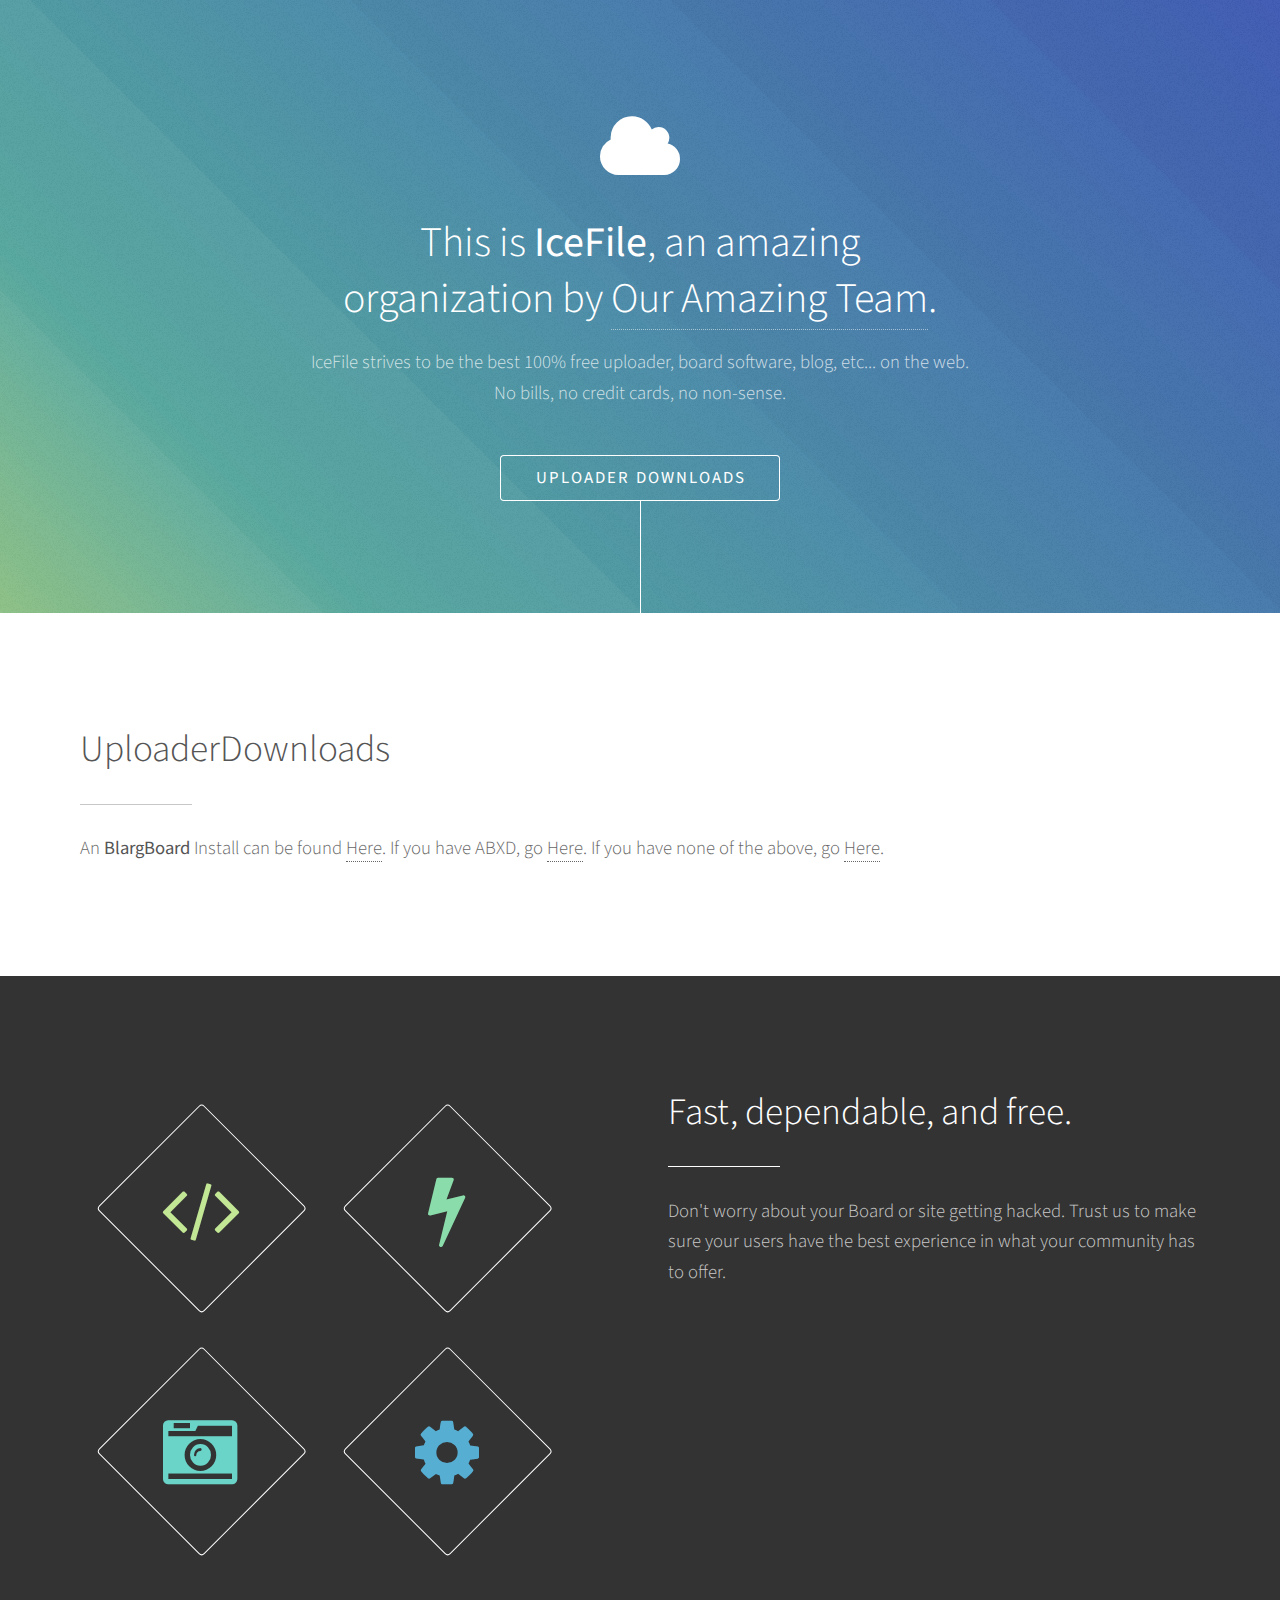
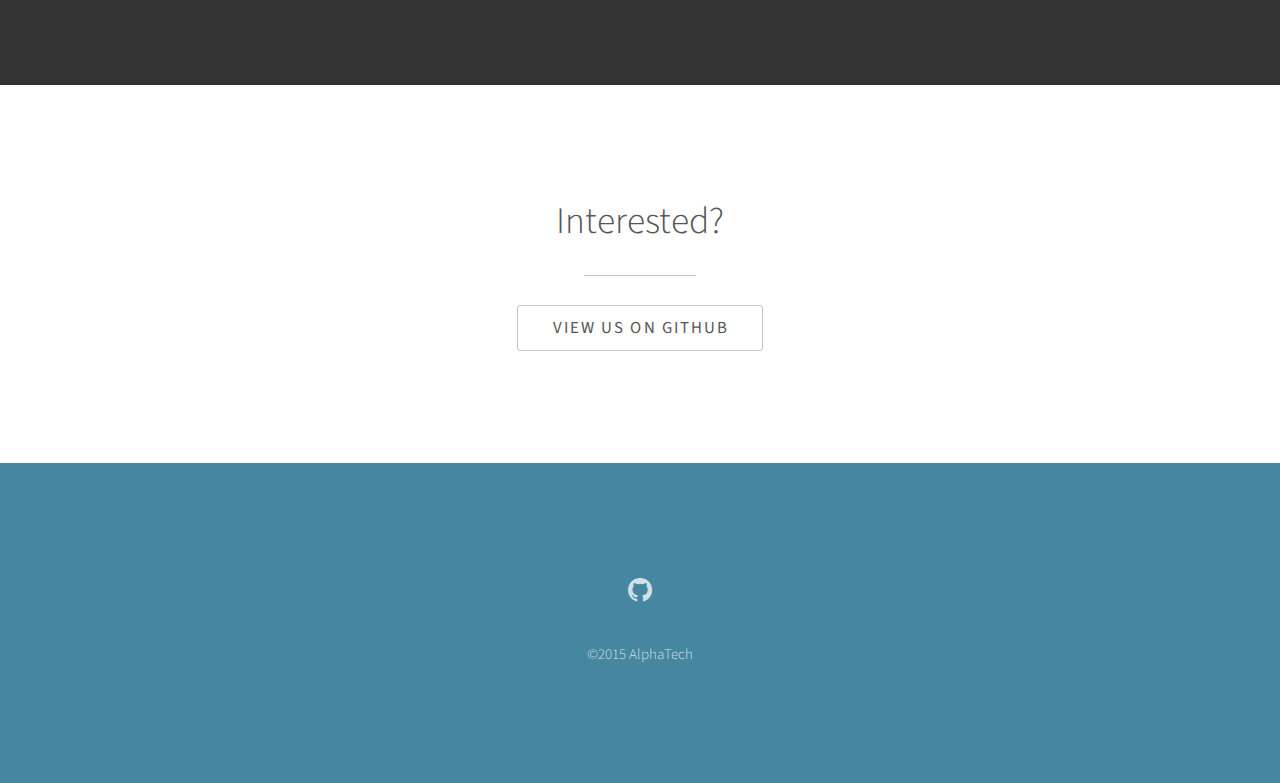
<file: index.html>
<!DOCTYPE HTML>
	<head>
		<title>IceFile</title>
		<meta http-equiv="content-type" content="text/html; charset=utf-8" />
		<meta name="description" content="Forumdreamz Forum Builder Templates" />
		<meta name="keywords" content="Forumdreamz Forum Builder Templates" />
		<!--[if lte IE 8]><script src="css/ie/html5shiv.js"></script><![endif]-->
		<script src="js/jquery.min.js"></script>
		<script src="js/jquery.scrolly.min.js"></script>
		<script src="js/skel.min.js"></script>
		<script src="js/init.js"></script>
		<noscript>
			<link rel="stylesheet" href="css/skel.css" />
			<link rel="stylesheet" href="css/style.css" />
			<link rel="stylesheet" href="css/style-xlarge.css" />
		</noscript>
		<!--[if lte IE 9]><link rel="stylesheet" href="css/ie/v9.css" /><![endif]-->
		<!--[if lte IE 8]><link rel="stylesheet" href="css/ie/v8.css" /><![endif]-->
	</head>
	<body>

		<!-- Header -->
			<section id="header">
				<div class="inner">
					<span class="icon major fa-cloud"></span>
					<h1>This is <strong>IceFile</strong>, an amazing<br />
					organization by <a href="https://github.com/orgs/IceFile/people">Our Amazing Team</a>.</h1>
					<p>IceFile strives to be the best 100% free uploader, board software, blog, etc... on the web.<br />
					No bills, no credit cards, no non-sense.</p>
					<ul class="actions">
						<li><a href="#one" class="button scrolly">Uploader Downloads</a></li>
					</ul>
				</div>
			</section>

		<!-- One -->
			<section id="one" class="main style1">
				<div class="container">
					<div class="row 150%">
						<div>
							<header class="major">
								<h2>UploaderDownloads</h2>
							</header>
							<p>An <strong>BlargBoard</strong> Install can be found <a href="https://github.com/IceFile/BlargBoard">Here</a>. If you have ABXD, go <a href="https://github.com/IceFile/ABXD">Here</a>. If you have none of the above, go <a href="https://github.com/IceFile/Standalone">Here</a>.</p>
							</div>
					</div>
				</div>
			</section>

		<!-- Two -->
			<section id="two" class="main style2">
				<div class="container">
					<div class="row 150%">
						<div class="6u 12u$(medium)">
							<ul class="major-icons">
								<li><span class="icon style1 major fa-code"></span></li>
								<li><span class="icon style2 major fa-bolt"></span></li>
								<li><span class="icon style3 major fa-camera-retro"></span></li>
								<li><span class="icon style4 major fa-cog"></span></li>
								<!--li><span class="icon style5 major fa-desktop"></span></li>
								<li><span class="icon style6 major fa-calendar"></span></li-->
							</ul>
						</div>
						<div class="6u$ 12u$(medium)">
							<header class="major">
								<h2>Fast, dependable, and free.</h2>
							</header>
							<p>Don't worry about your Board or site getting hacked. Trust us to make sure your users have the best experience in what your community has to offer.</p>
						</div>
					</div>
				</div>
			</section>

		<!-- Three -->
			<section id="three" class="main style1 special">
				<div class="container">
					<header class="major">
						<h2>Interested?</h2>
					</header>
					<ul class="actions uniform">
						<li><a href="https://github.com/IceFile" class="button">View Us On GitHub</a></li>
					</ul>
				</div>
			</section>

		<!-- Five -->
		<!--
			<section id="five" class="main style1">
				<div class="container">
					<header class="major special">
						<h2>Elements</h2>
					</header>

					<section>
						<h4>Text</h4>
						<p>This is <b>bold</b> and this is <strong>strong</strong>. This is <i>italic</i> and this is <em>emphasized</em>.
						This is <sup>superscript</sup> text and this is <sub>subscript</sub> text.
						This is <u>underlined</u> and this is code: <code>for (;;) { ... }</code>. Finally, <a href="#">this is a link</a>.</p>
						<hr />
						<header>
							<h4>Heading with a Subtitle</h4>
							<p>Lorem ipsum dolor sit amet nullam id egestas urna aliquam</p>
						</header>
						<p>Nunc lacinia ante nunc ac lobortis. Interdum adipiscing gravida odio porttitor sem non mi integer non faucibus ornare mi ut ante amet placerat aliquet. Volutpat eu sed ante lacinia sapien lorem accumsan varius montes viverra nibh in adipiscing blandit tempus accumsan.</p>
						<header>
							<h5>Heading with a Subtitle</h5>
							<p>Lorem ipsum dolor sit amet nullam id egestas urna aliquam</p>
						</header>
						<p>Nunc lacinia ante nunc ac lobortis. Interdum adipiscing gravida odio porttitor sem non mi integer non faucibus ornare mi ut ante amet placerat aliquet. Volutpat eu sed ante lacinia sapien lorem accumsan varius montes viverra nibh in adipiscing blandit tempus accumsan.</p>
						<hr />
						<h2>Heading Level 2</h2>
						<h3>Heading Level 3</h3>
						<h4>Heading Level 4</h4>
						<h5>Heading Level 5</h5>
						<h6>Heading Level 6</h6>
						<hr />
						<h5>Blockquote</h5>
						<blockquote>Fringilla nisl. Donec accumsan interdum nisi, quis tincidunt felis sagittis eget tempus euismod. Vestibulum ante ipsum primis in faucibus vestibulum. Blandit adipiscing eu felis iaculis volutpat ac adipiscing accumsan faucibus. Vestibulum ante ipsum primis in faucibus lorem ipsum dolor sit amet nullam adipiscing eu felis.</blockquote>
						<h5>Preformatted</h5>
						<pre><code>i = 0;

while (!deck.isInOrder()) {
print 'Iteration ' + i;
deck.shuffle();
i++;
}

print 'It took ' + i + ' iterations to sort the deck.';</code></pre>
					</section>

					<section>
						<h4>Lists</h4>
						<div class="row">
							<div class="6u 12u$(medium)">
								<h5>Unordered</h5>
								<ul>
									<li>Dolor pulvinar etiam.</li>
									<li>Sagittis adipiscing.</li>
									<li>Felis enim feugiat.</li>
								</ul>
								<h5>Alternate</h5>
								<ul class="alt">
									<li>Dolor pulvinar etiam.</li>
									<li>Sagittis adipiscing.</li>
									<li>Felis enim feugiat.</li>
								</ul>
							</div>
							<div class="6u$ 12u$(medium)">
								<h5>Ordered</h5>
								<ol>
									<li>Dolor pulvinar etiam.</li>
									<li>Etiam vel felis viverra.</li>
									<li>Felis enim feugiat.</li>
									<li>Dolor pulvinar etiam.</li>
									<li>Etiam vel felis lorem.</li>
									<li>Felis enim et feugiat.</li>
								</ol>
								<h5>Icons</h5>
								<ul class="icons">
									<li><a href="#" class="icon fa-twitter"><span class="label">Twitter</span></a></li>
									<li><a href="#" class="icon fa-facebook"><span class="label">Facebook</span></a></li>
									<li><a href="#" class="icon fa-instagram"><span class="label">Instagram</span></a></li>
									<li><a href="#" class="icon fa-github"><span class="label">Github</span></a></li>
								</ul>
							</div>
						</div>
						<h5>Actions</h5>
						<div class="row">
							<div class="6u 12u$(medium)">
								<ul class="actions">
									<li><a href="#" class="button special">Default</a></li>
									<li><a href="#" class="button">Default</a></li>
								</ul>
								<ul class="actions small">
									<li><a href="#" class="button special small">Small</a></li>
									<li><a href="#" class="button small">Small</a></li>
								</ul>
								<ul class="actions vertical">
									<li><a href="#" class="button special">Default</a></li>
									<li><a href="#" class="button">Default</a></li>
								</ul>
								<ul class="actions vertical small">
									<li><a href="#" class="button special small">Small</a></li>
									<li><a href="#" class="button small">Small</a></li>
								</ul>
							</div>
							<div class="6u 12u$(medium)">
								<ul class="actions vertical">
									<li><a href="#" class="button special fit">Default</a></li>
									<li><a href="#" class="button fit">Default</a></li>
								</ul>
								<ul class="actions vertical small">
									<li><a href="#" class="button special small fit">Small</a></li>
									<li><a href="#" class="button small fit">Small</a></li>
								</ul>
							</div>
						</div>
					</section>

					<section>
						<h4>Table</h4>
						<h5>Default</h5>
						<div class="table-wrapper">
							<table>
								<thead>
									<tr>
										<th>Name</th>
										<th>Description</th>
										<th>Price</th>
									</tr>
								</thead>
								<tbody>
									<tr>
										<td>Item One</td>
										<td>Ante turpis integer aliquet porttitor.</td>
										<td>29.99</td>
									</tr>
									<tr>
										<td>Item Two</td>
										<td>Vis ac commodo adipiscing arcu aliquet.</td>
										<td>19.99</td>
									</tr>
									<tr>
										<td>Item Three</td>
										<td> Morbi faucibus arcu accumsan lorem.</td>
										<td>29.99</td>
									</tr>
									<tr>
										<td>Item Four</td>
										<td>Vitae integer tempus condimentum.</td>
										<td>19.99</td>
									</tr>
									<tr>
										<td>Item Five</td>
										<td>Ante turpis integer aliquet porttitor.</td>
										<td>29.99</td>
									</tr>
								</tbody>
								<tfoot>
									<tr>
										<td colspan="2"></td>
										<td>100.00</td>
									</tr>
								</tfoot>
							</table>
						</div>

						<h5>Alternate</h5>
						<div class="table-wrapper">
							<table class="alt">
								<thead>
									<tr>
										<th>Name</th>
										<th>Description</th>
										<th>Price</th>
									</tr>
								</thead>
								<tbody>
									<tr>
										<td>Item One</td>
										<td>Ante turpis integer aliquet porttitor.</td>
										<td>29.99</td>
									</tr>
									<tr>
										<td>Item Two</td>
										<td>Vis ac commodo adipiscing arcu aliquet.</td>
										<td>19.99</td>
									</tr>
									<tr>
										<td>Item Three</td>
										<td> Morbi faucibus arcu accumsan lorem.</td>
										<td>29.99</td>
									</tr>
									<tr>
										<td>Item Four</td>
										<td>Vitae integer tempus condimentum.</td>
										<td>19.99</td>
									</tr>
									<tr>
										<td>Item Five</td>
										<td>Ante turpis integer aliquet porttitor.</td>
										<td>29.99</td>
									</tr>
								</tbody>
								<tfoot>
									<tr>
										<td colspan="2"></td>
										<td>100.00</td>
									</tr>
								</tfoot>
							</table>
						</div>
					</section>

					<section>
						<h4>Buttons</h4>
						<ul class="actions">
							<li><a href="#" class="button special">Special</a></li>
							<li><a href="#" class="button">Default</a></li>
						</ul>
						<ul class="actions">
							<li><a href="#" class="button big">Big</a></li>
							<li><a href="#" class="button">Default</a></li>
							<li><a href="#" class="button small">Small</a></li>
						</ul>
						<ul class="actions fit">
							<li><a href="#" class="button fit">Fit</a></li>
							<li><a href="#" class="button special fit">Fit</a></li>
							<li><a href="#" class="button fit">Fit</a></li>
						</ul>
						<ul class="actions fit small">
							<li><a href="#" class="button special fit small">Fit + Small</a></li>
							<li><a href="#" class="button fit small">Fit + Small</a></li>
							<li><a href="#" class="button special fit small">Fit + Small</a></li>
						</ul>
						<ul class="actions">
							<li><a href="#" class="button special icon fa-download">Icon</a></li>
							<li><a href="#" class="button icon fa-download">Icon</a></li>
						</ul>
						<ul class="actions">
							<li><span class="button special disabled">Disabled</span></li>
							<li><span class="button disabled">Disabled</span></li>
						</ul>
					</section>

					<section>
						<h4>Form</h4>
						<form method="post" action="#">
							<div class="row uniform 50%">
								<div class="6u 12u$(xsmall)">
									<input type="text" name="demo-name" id="demo-name" value="" placeholder="Name" />
								</div>
								<div class="6u$ 12u$(xsmall)">
									<input type="email" name="demo-email" id="demo-email" value="" placeholder="Email" />
								</div>
								<div class="12u$">
									<div class="select-wrapper">
										<select name="demo-category" id="demo-category">
											<option value="">- Category -</option>
											<option value="1">Manufacturing</option>
											<option value="1">Shipping</option>
											<option value="1">Administration</option>
											<option value="1">Human Resources</option>
										</select>
									</div>
								</div>
								<div class="4u 12u$(small)">
									<input type="radio" id="demo-priority-low" name="demo-priority" checked>
									<label for="demo-priority-low">Low</label>
								</div>
								<div class="4u 12u$(small)">
									<input type="radio" id="demo-priority-normal" name="demo-priority">
									<label for="demo-priority-normal">Normal</label>
								</div>
								<div class="4u$ 12u$(small)">
									<input type="radio" id="demo-priority-high" name="demo-priority">
									<label for="demo-priority-high">High</label>
								</div>
								<div class="6u 12u$(small)">
									<input type="checkbox" id="demo-copy" name="demo-copy">
									<label for="demo-copy">Email me a copy</label>
								</div>
								<div class="6u$ 12u$(small)">
									<input type="checkbox" id="demo-human" name="demo-human" checked>
									<label for="demo-human">Not a robot</label>
								</div>
								<div class="12u$">
									<textarea name="demo-message" id="demo-message" placeholder="Enter your message" rows="6"></textarea>
								</div>
								<div class="12u$">
									<ul class="actions">
										<li><input type="submit" value="Send Message" class="special" /></li>
										<li><input type="reset" value="Reset" /></li>
									</ul>
								</div>
							</div>
						</form>
					</section>

					<section>
						<h4>Image</h4>
						<h5>Fit</h5>
						<div class="box alt">
							<div class="row uniform 50%">
								<div class="12u"><span class="image fit"><img src="images/pic06.jpg" alt="" /></span></div>
								<div class="4u"><span class="image fit"><img src="images/pic02.jpg" alt="" /></span></div>
								<div class="4u"><span class="image fit"><img src="images/pic03.jpg" alt="" /></span></div>
								<div class="4u"><span class="image fit"><img src="images/pic04.jpg" alt="" /></span></div>
								<div class="4u"><span class="image fit"><img src="images/pic03.jpg" alt="" /></span></div>
								<div class="4u"><span class="image fit"><img src="images/pic04.jpg" alt="" /></span></div>
								<div class="4u"><span class="image fit"><img src="images/pic02.jpg" alt="" /></span></div>
								<div class="4u"><span class="image fit"><img src="images/pic04.jpg" alt="" /></span></div>
								<div class="4u"><span class="image fit"><img src="images/pic02.jpg" alt="" /></span></div>
								<div class="4u"><span class="image fit"><img src="images/pic03.jpg" alt="" /></span></div>
							</div>
						</div>
						<h5>Left &amp; Right</h5>
						<p><span class="image left"><img src="images/pic05.jpg" alt="" /></span>Fringilla nisl. Donec accumsan interdum nisi, quis tincidunt felis sagittis eget. tempus euismod. Vestibulum ante ipsum primis in faucibus vestibulum. Blandit adipiscing eu felis iaculis volutpat ac adipiscing accumsan eu faucibus. Integer ac pellentesque praesent tincidunt felis sagittis eget. tempus euismod. Vestibulum ante ipsum primis in faucibus vestibulum. Blandit adipiscing eu felis iaculis volutpat ac adipiscing accumsan eu faucibus. Integer ac pellentesque praesent. Donec accumsan interdum nisi, quis tincidunt felis sagittis eget. tempus euismod. Vestibulum ante ipsum primis in faucibus vestibulum. Blandit adipiscing eu felis iaculis volutpat ac adipiscing accumsan eu faucibus. Integer ac pellentesque praesent tincidunt felis sagittis eget. tempus euismod. Vestibulum ante ipsum primis in faucibus vestibulum. Blandit adipiscing eu felis iaculis volutpat ac adipiscing accumsan eu faucibus. Integer ac pellentesque praesent. Blandit adipiscing eu felis iaculis volutpat ac adipiscing accumsan eu faucibus. Integer ac pellentesque praesent tincidunt felis sagittis eget. tempus euismod. Vestibulum ante ipsum primis in faucibus vestibulum. Blandit adipiscing eu felis iaculis volutpat ac adipiscing accumsan eu faucibus. Integer ac pellentesque praesent.</p>
						<p><span class="image right"><img src="images/pic05.jpg" alt="" /></span>Fringilla nisl. Donec accumsan interdum nisi, quis tincidunt felis sagittis eget. tempus euismod. Vestibulum ante ipsum primis in faucibus vestibulum. Blandit adipiscing eu felis iaculis volutpat ac adipiscing accumsan eu faucibus. Integer ac pellentesque praesent tincidunt felis sagittis eget. tempus euismod. Vestibulum ante ipsum primis in faucibus vestibulum. Blandit adipiscing eu felis iaculis volutpat ac adipiscing accumsan eu faucibus. Integer ac pellentesque praesent. Donec accumsan interdum nisi, quis tincidunt felis sagittis eget. tempus euismod. Vestibulum ante ipsum primis in faucibus vestibulum. Blandit adipiscing eu felis iaculis volutpat ac adipiscing accumsan eu faucibus. Integer ac pellentesque praesent tincidunt felis sagittis eget. tempus euismod. Vestibulum ante ipsum primis in faucibus vestibulum. Blandit adipiscing eu felis iaculis volutpat ac adipiscing accumsan eu faucibus. Integer ac pellentesque praesent. Blandit adipiscing eu felis iaculis volutpat ac adipiscing accumsan eu faucibus. Integer ac pellentesque praesent tincidunt felis sagittis eget. tempus euismod. Vestibulum ante ipsum primis in faucibus vestibulum. Blandit adipiscing eu felis iaculis volutpat ac adipiscing accumsan eu faucibus. Integer ac pellentesque praesent.</p>
					</section>

				</div>
			</section>
		-->

		<!-- Footer -->
			<section id="footer">
				<ul class="icons">
					<li><a href="https://github.com/IceFile" class="icon alt fa-github"><span class="label">GitHub</span></a></li>
				</ul>
				<ul class="copyright">
					<li>&copy;2015 AlphaTech</li>
				</ul>
			</section>

	</body>
</html>
</file>
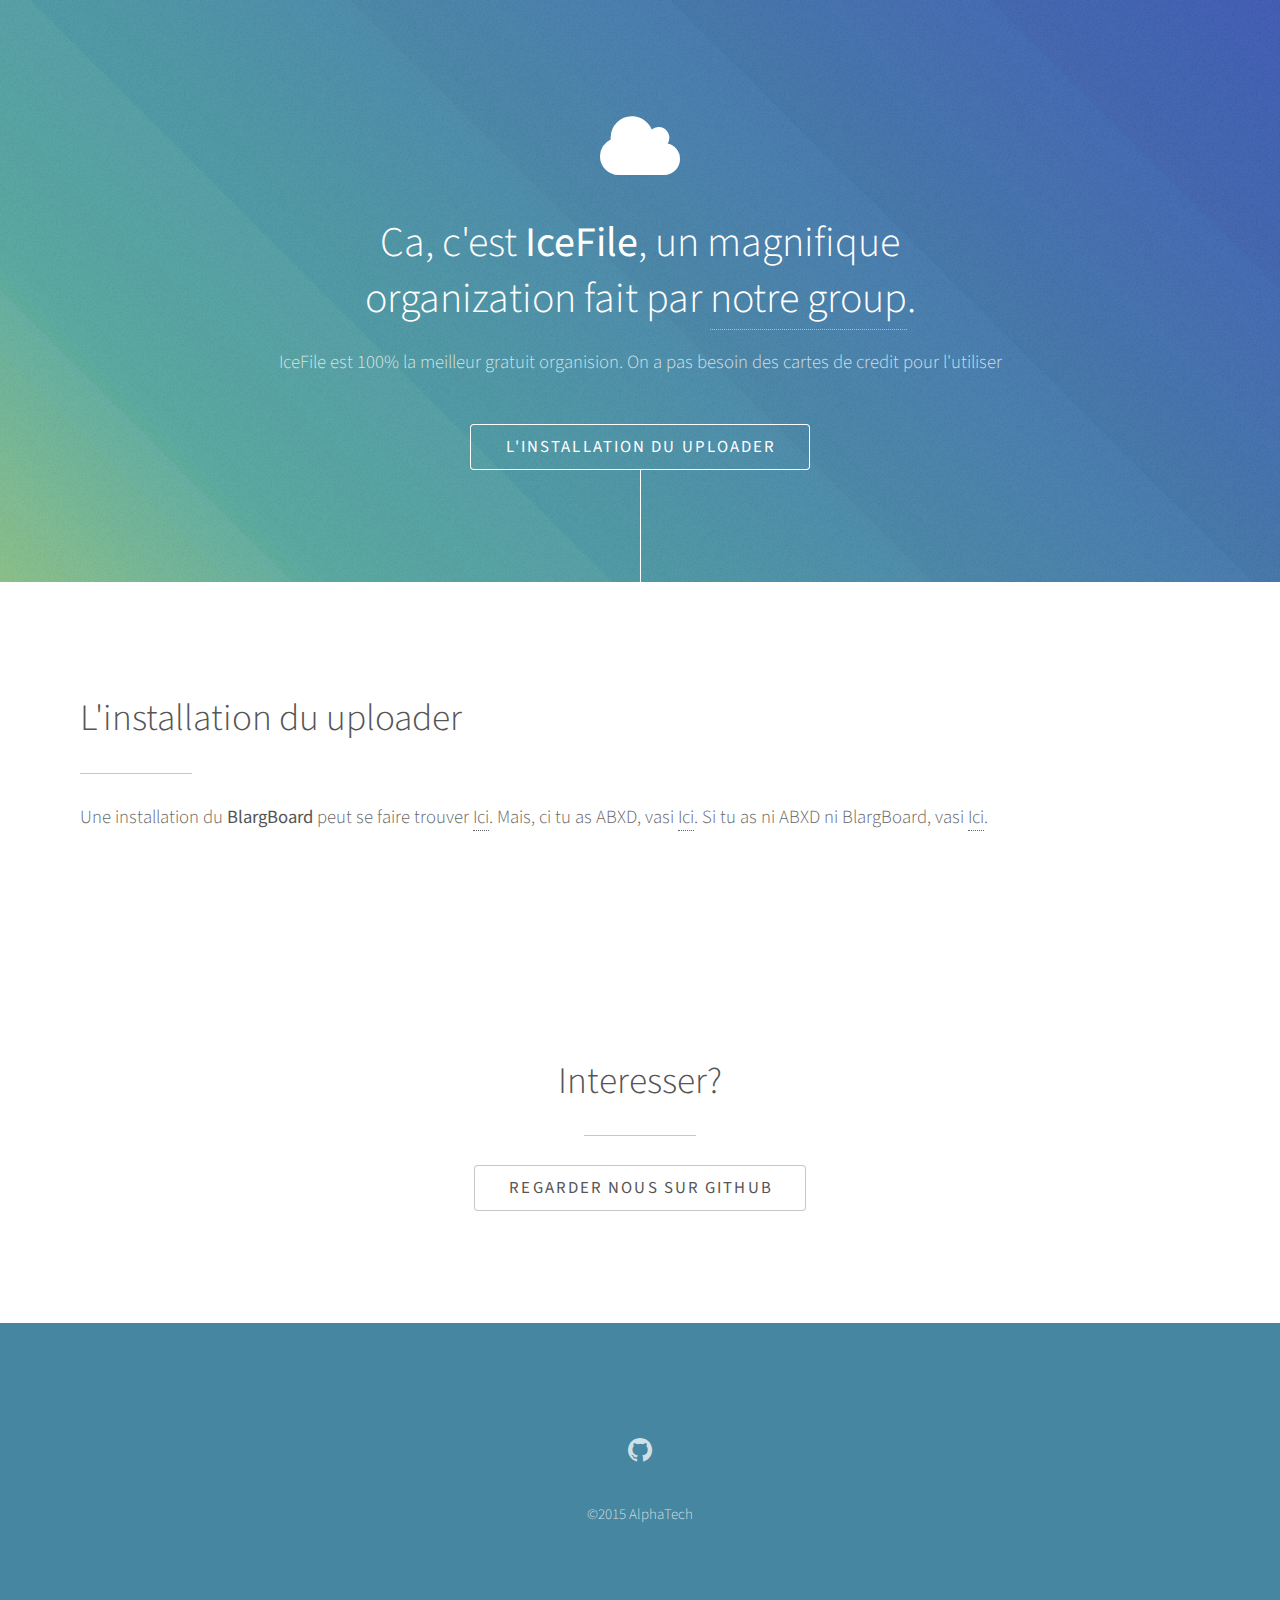
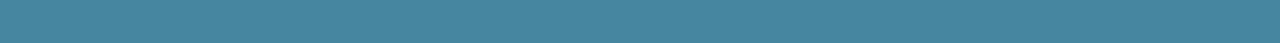
<file: index-french.html>
<!DOCTYPE HTML>
	<head>
		<title>IceFile</title>
		<meta http-equiv="content-type" content="text/html; charset=utf-8" />
		<meta name="description" content="Forumdreamz Forum Builder Templates" />
		<meta name="keywords" content="Forumdreamz Forum Builder Templates" />
		<!--[if lte IE 8]><script src="css/ie/html5shiv.js"></script><![endif]-->
		<script src="js/jquery.min.js"></script>
		<script src="js/jquery.scrolly.min.js"></script>
		<script src="js/skel.min.js"></script>
		<script src="js/init.js"></script>
		<noscript>
			<link rel="stylesheet" href="css/skel.css" />
			<link rel="stylesheet" href="css/style.css" />
			<link rel="stylesheet" href="css/style-xlarge.css" />
		</noscript>
		<!--[if lte IE 9]><link rel="stylesheet" href="css/ie/v9.css" /><![endif]-->
		<!--[if lte IE 8]><link rel="stylesheet" href="css/ie/v8.css" /><![endif]-->
	</head>
	<body>

		<!-- Header -->
			<section id="header">
				<div class="inner">
					<span class="icon major fa-cloud"></span>
					<h1>Ca, c'est <strong>IceFile</strong>, un magnifique<br />
					organization fait par <a href="https://github.com/orgs/IceFile/people">notre group</a>.</h1>
					<p>IceFile est 100% la meilleur gratuit organision. On a pas besoin des cartes de credit pour l'utiliser</p>
					<ul class="actions">
						<li><a href="#one" class="button scrolly">L'installation du uploader</a></li>
					</ul>
				</div>
			</section>

		<!-- One -->
			<section id="one" class="main style1">
				<div class="container">
					<div class="row 150%">
						<div>
							<header class="major">
								<h2>L'installation du uploader</h2>
							</header>
							<p>Une installation du <strong>BlargBoard</strong> peut se faire trouver <a href="https://github.com/IceFile-uploader/BlargBoard">Ici</a>. Mais, ci tu as ABXD, vasi <a href="https://github.com/IceFile-Uploader/ABXD">Ici</a>. Si tu as ni ABXD ni BlargBoard, vasi <a href="https://github.com/IceFile/Standalone">Ici</a>.</p>
							</div>
					</div>
				</div>
			</section>

		<!-- Three -->
			<section id="three" class="main style1 special">
				<div class="container">
					<header class="major">
						<h2>Interesser?</h2>
					</header>
					<ul class="actions uniform">
						<li><a href="https://github.com/IceFile" class="button">Regarder nous sur GitHub</a></li>
					</ul>
				</div>
			</section>

		<!-- Five -->
		<!--
			<section id="five" class="main style1">
				<div class="container">
					<header class="major special">
						<h2>Elements</h2>
					</header>

					<section>
						<h4>Text</h4>
						<p>This is <b>bold</b> and this is <strong>strong</strong>. This is <i>italic</i> and this is <em>emphasized</em>.
						This is <sup>superscript</sup> text and this is <sub>subscript</sub> text.
						This is <u>underlined</u> and this is code: <code>for (;;) { ... }</code>. Finally, <a href="#">this is a link</a>.</p>
						<hr />
						<header>
							<h4>Heading with a Subtitle</h4>
							<p>Lorem ipsum dolor sit amet nullam id egestas urna aliquam</p>
						</header>
						<p>Nunc lacinia ante nunc ac lobortis. Interdum adipiscing gravida odio porttitor sem non mi integer non faucibus ornare mi ut ante amet placerat aliquet. Volutpat eu sed ante lacinia sapien lorem accumsan varius montes viverra nibh in adipiscing blandit tempus accumsan.</p>
						<header>
							<h5>Heading with a Subtitle</h5>
							<p>Lorem ipsum dolor sit amet nullam id egestas urna aliquam</p>
						</header>
						<p>Nunc lacinia ante nunc ac lobortis. Interdum adipiscing gravida odio porttitor sem non mi integer non faucibus ornare mi ut ante amet placerat aliquet. Volutpat eu sed ante lacinia sapien lorem accumsan varius montes viverra nibh in adipiscing blandit tempus accumsan.</p>
						<hr />
						<h2>Heading Level 2</h2>
						<h3>Heading Level 3</h3>
						<h4>Heading Level 4</h4>
						<h5>Heading Level 5</h5>
						<h6>Heading Level 6</h6>
						<hr />
						<h5>Blockquote</h5>
						<blockquote>Fringilla nisl. Donec accumsan interdum nisi, quis tincidunt felis sagittis eget tempus euismod. Vestibulum ante ipsum primis in faucibus vestibulum. Blandit adipiscing eu felis iaculis volutpat ac adipiscing accumsan faucibus. Vestibulum ante ipsum primis in faucibus lorem ipsum dolor sit amet nullam adipiscing eu felis.</blockquote>
						<h5>Preformatted</h5>
						<pre><code>i = 0;

while (!deck.isInOrder()) {
print 'Iteration ' + i;
deck.shuffle();
i++;
}

print 'It took ' + i + ' iterations to sort the deck.';</code></pre>
					</section>

					<section>
						<h4>Lists</h4>
						<div class="row">
							<div class="6u 12u$(medium)">
								<h5>Unordered</h5>
								<ul>
									<li>Dolor pulvinar etiam.</li>
									<li>Sagittis adipiscing.</li>
									<li>Felis enim feugiat.</li>
								</ul>
								<h5>Alternate</h5>
								<ul class="alt">
									<li>Dolor pulvinar etiam.</li>
									<li>Sagittis adipiscing.</li>
									<li>Felis enim feugiat.</li>
								</ul>
							</div>
							<div class="6u$ 12u$(medium)">
								<h5>Ordered</h5>
								<ol>
									<li>Dolor pulvinar etiam.</li>
									<li>Etiam vel felis viverra.</li>
									<li>Felis enim feugiat.</li>
									<li>Dolor pulvinar etiam.</li>
									<li>Etiam vel felis lorem.</li>
									<li>Felis enim et feugiat.</li>
								</ol>
								<h5>Icons</h5>
								<ul class="icons">
									<li><a href="#" class="icon fa-twitter"><span class="label">Twitter</span></a></li>
									<li><a href="#" class="icon fa-facebook"><span class="label">Facebook</span></a></li>
									<li><a href="#" class="icon fa-instagram"><span class="label">Instagram</span></a></li>
									<li><a href="#" class="icon fa-github"><span class="label">Github</span></a></li>
								</ul>
							</div>
						</div>
						<h5>Actions</h5>
						<div class="row">
							<div class="6u 12u$(medium)">
								<ul class="actions">
									<li><a href="#" class="button special">Default</a></li>
									<li><a href="#" class="button">Default</a></li>
								</ul>
								<ul class="actions small">
									<li><a href="#" class="button special small">Small</a></li>
									<li><a href="#" class="button small">Small</a></li>
								</ul>
								<ul class="actions vertical">
									<li><a href="#" class="button special">Default</a></li>
									<li><a href="#" class="button">Default</a></li>
								</ul>
								<ul class="actions vertical small">
									<li><a href="#" class="button special small">Small</a></li>
									<li><a href="#" class="button small">Small</a></li>
								</ul>
							</div>
							<div class="6u 12u$(medium)">
								<ul class="actions vertical">
									<li><a href="#" class="button special fit">Default</a></li>
									<li><a href="#" class="button fit">Default</a></li>
								</ul>
								<ul class="actions vertical small">
									<li><a href="#" class="button special small fit">Small</a></li>
									<li><a href="#" class="button small fit">Small</a></li>
								</ul>
							</div>
						</div>
					</section>

					<section>
						<h4>Table</h4>
						<h5>Default</h5>
						<div class="table-wrapper">
							<table>
								<thead>
									<tr>
										<th>Name</th>
										<th>Description</th>
										<th>Price</th>
									</tr>
								</thead>
								<tbody>
									<tr>
										<td>Item One</td>
										<td>Ante turpis integer aliquet porttitor.</td>
										<td>29.99</td>
									</tr>
									<tr>
										<td>Item Two</td>
										<td>Vis ac commodo adipiscing arcu aliquet.</td>
										<td>19.99</td>
									</tr>
									<tr>
										<td>Item Three</td>
										<td> Morbi faucibus arcu accumsan lorem.</td>
										<td>29.99</td>
									</tr>
									<tr>
										<td>Item Four</td>
										<td>Vitae integer tempus condimentum.</td>
										<td>19.99</td>
									</tr>
									<tr>
										<td>Item Five</td>
										<td>Ante turpis integer aliquet porttitor.</td>
										<td>29.99</td>
									</tr>
								</tbody>
								<tfoot>
									<tr>
										<td colspan="2"></td>
										<td>100.00</td>
									</tr>
								</tfoot>
							</table>
						</div>

						<h5>Alternate</h5>
						<div class="table-wrapper">
							<table class="alt">
								<thead>
									<tr>
										<th>Name</th>
										<th>Description</th>
										<th>Price</th>
									</tr>
								</thead>
								<tbody>
									<tr>
										<td>Item One</td>
										<td>Ante turpis integer aliquet porttitor.</td>
										<td>29.99</td>
									</tr>
									<tr>
										<td>Item Two</td>
										<td>Vis ac commodo adipiscing arcu aliquet.</td>
										<td>19.99</td>
									</tr>
									<tr>
										<td>Item Three</td>
										<td> Morbi faucibus arcu accumsan lorem.</td>
										<td>29.99</td>
									</tr>
									<tr>
										<td>Item Four</td>
										<td>Vitae integer tempus condimentum.</td>
										<td>19.99</td>
									</tr>
									<tr>
										<td>Item Five</td>
										<td>Ante turpis integer aliquet porttitor.</td>
										<td>29.99</td>
									</tr>
								</tbody>
								<tfoot>
									<tr>
										<td colspan="2"></td>
										<td>100.00</td>
									</tr>
								</tfoot>
							</table>
						</div>
					</section>

					<section>
						<h4>Buttons</h4>
						<ul class="actions">
							<li><a href="#" class="button special">Special</a></li>
							<li><a href="#" class="button">Default</a></li>
						</ul>
						<ul class="actions">
							<li><a href="#" class="button big">Big</a></li>
							<li><a href="#" class="button">Default</a></li>
							<li><a href="#" class="button small">Small</a></li>
						</ul>
						<ul class="actions fit">
							<li><a href="#" class="button fit">Fit</a></li>
							<li><a href="#" class="button special fit">Fit</a></li>
							<li><a href="#" class="button fit">Fit</a></li>
						</ul>
						<ul class="actions fit small">
							<li><a href="#" class="button special fit small">Fit + Small</a></li>
							<li><a href="#" class="button fit small">Fit + Small</a></li>
							<li><a href="#" class="button special fit small">Fit + Small</a></li>
						</ul>
						<ul class="actions">
							<li><a href="#" class="button special icon fa-download">Icon</a></li>
							<li><a href="#" class="button icon fa-download">Icon</a></li>
						</ul>
						<ul class="actions">
							<li><span class="button special disabled">Disabled</span></li>
							<li><span class="button disabled">Disabled</span></li>
						</ul>
					</section>

					<section>
						<h4>Form</h4>
						<form method="post" action="#">
							<div class="row uniform 50%">
								<div class="6u 12u$(xsmall)">
									<input type="text" name="demo-name" id="demo-name" value="" placeholder="Name" />
								</div>
								<div class="6u$ 12u$(xsmall)">
									<input type="email" name="demo-email" id="demo-email" value="" placeholder="Email" />
								</div>
								<div class="12u$">
									<div class="select-wrapper">
										<select name="demo-category" id="demo-category">
											<option value="">- Category -</option>
											<option value="1">Manufacturing</option>
											<option value="1">Shipping</option>
											<option value="1">Administration</option>
											<option value="1">Human Resources</option>
										</select>
									</div>
								</div>
								<div class="4u 12u$(small)">
									<input type="radio" id="demo-priority-low" name="demo-priority" checked>
									<label for="demo-priority-low">Low</label>
								</div>
								<div class="4u 12u$(small)">
									<input type="radio" id="demo-priority-normal" name="demo-priority">
									<label for="demo-priority-normal">Normal</label>
								</div>
								<div class="4u$ 12u$(small)">
									<input type="radio" id="demo-priority-high" name="demo-priority">
									<label for="demo-priority-high">High</label>
								</div>
								<div class="6u 12u$(small)">
									<input type="checkbox" id="demo-copy" name="demo-copy">
									<label for="demo-copy">Email me a copy</label>
								</div>
								<div class="6u$ 12u$(small)">
									<input type="checkbox" id="demo-human" name="demo-human" checked>
									<label for="demo-human">Not a robot</label>
								</div>
								<div class="12u$">
									<textarea name="demo-message" id="demo-message" placeholder="Enter your message" rows="6"></textarea>
								</div>
								<div class="12u$">
									<ul class="actions">
										<li><input type="submit" value="Send Message" class="special" /></li>
										<li><input type="reset" value="Reset" /></li>
									</ul>
								</div>
							</div>
						</form>
					</section>

					<section>
						<h4>Image</h4>
						<h5>Fit</h5>
						<div class="box alt">
							<div class="row uniform 50%">
								<div class="12u"><span class="image fit"><img src="images/pic06.jpg" alt="" /></span></div>
								<div class="4u"><span class="image fit"><img src="images/pic02.jpg" alt="" /></span></div>
								<div class="4u"><span class="image fit"><img src="images/pic03.jpg" alt="" /></span></div>
								<div class="4u"><span class="image fit"><img src="images/pic04.jpg" alt="" /></span></div>
								<div class="4u"><span class="image fit"><img src="images/pic03.jpg" alt="" /></span></div>
								<div class="4u"><span class="image fit"><img src="images/pic04.jpg" alt="" /></span></div>
								<div class="4u"><span class="image fit"><img src="images/pic02.jpg" alt="" /></span></div>
								<div class="4u"><span class="image fit"><img src="images/pic04.jpg" alt="" /></span></div>
								<div class="4u"><span class="image fit"><img src="images/pic02.jpg" alt="" /></span></div>
								<div class="4u"><span class="image fit"><img src="images/pic03.jpg" alt="" /></span></div>
							</div>
						</div>
						<h5>Left &amp; Right</h5>
						<p><span class="image left"><img src="images/pic05.jpg" alt="" /></span>Fringilla nisl. Donec accumsan interdum nisi, quis tincidunt felis sagittis eget. tempus euismod. Vestibulum ante ipsum primis in faucibus vestibulum. Blandit adipiscing eu felis iaculis volutpat ac adipiscing accumsan eu faucibus. Integer ac pellentesque praesent tincidunt felis sagittis eget. tempus euismod. Vestibulum ante ipsum primis in faucibus vestibulum. Blandit adipiscing eu felis iaculis volutpat ac adipiscing accumsan eu faucibus. Integer ac pellentesque praesent. Donec accumsan interdum nisi, quis tincidunt felis sagittis eget. tempus euismod. Vestibulum ante ipsum primis in faucibus vestibulum. Blandit adipiscing eu felis iaculis volutpat ac adipiscing accumsan eu faucibus. Integer ac pellentesque praesent tincidunt felis sagittis eget. tempus euismod. Vestibulum ante ipsum primis in faucibus vestibulum. Blandit adipiscing eu felis iaculis volutpat ac adipiscing accumsan eu faucibus. Integer ac pellentesque praesent. Blandit adipiscing eu felis iaculis volutpat ac adipiscing accumsan eu faucibus. Integer ac pellentesque praesent tincidunt felis sagittis eget. tempus euismod. Vestibulum ante ipsum primis in faucibus vestibulum. Blandit adipiscing eu felis iaculis volutpat ac adipiscing accumsan eu faucibus. Integer ac pellentesque praesent.</p>
						<p><span class="image right"><img src="images/pic05.jpg" alt="" /></span>Fringilla nisl. Donec accumsan interdum nisi, quis tincidunt felis sagittis eget. tempus euismod. Vestibulum ante ipsum primis in faucibus vestibulum. Blandit adipiscing eu felis iaculis volutpat ac adipiscing accumsan eu faucibus. Integer ac pellentesque praesent tincidunt felis sagittis eget. tempus euismod. Vestibulum ante ipsum primis in faucibus vestibulum. Blandit adipiscing eu felis iaculis volutpat ac adipiscing accumsan eu faucibus. Integer ac pellentesque praesent. Donec accumsan interdum nisi, quis tincidunt felis sagittis eget. tempus euismod. Vestibulum ante ipsum primis in faucibus vestibulum. Blandit adipiscing eu felis iaculis volutpat ac adipiscing accumsan eu faucibus. Integer ac pellentesque praesent tincidunt felis sagittis eget. tempus euismod. Vestibulum ante ipsum primis in faucibus vestibulum. Blandit adipiscing eu felis iaculis volutpat ac adipiscing accumsan eu faucibus. Integer ac pellentesque praesent. Blandit adipiscing eu felis iaculis volutpat ac adipiscing accumsan eu faucibus. Integer ac pellentesque praesent tincidunt felis sagittis eget. tempus euismod. Vestibulum ante ipsum primis in faucibus vestibulum. Blandit adipiscing eu felis iaculis volutpat ac adipiscing accumsan eu faucibus. Integer ac pellentesque praesent.</p>
					</section>

				</div>
			</section>
		-->

		<!-- Footer -->
			<section id="footer">
				<ul class="icons">
					<li><a href="https://github.com/IceFile" class="icon alt fa-github"><span class="label">GitHub</span></a></li>
				</ul>
				<ul class="copyright">
					<li>&copy;2015 AlphaTech</li>
				</ul>
			</section>

	</body>
</html>
</file>
<file: css/style-xlarge.css>
/*
	Photon by HTML5 UP
	html5up.net | @n33co
	Free for personal and commercial use under the CCA 3.0 license (html5up.net/license)
*/

/* Basic */

	body, input, select, textarea {
		font-size: 14pt;
	}

/* Header */

	#header {
		padding: 6em 0 6em 0;
	}
</file>
<file: css/ie/v9.css>
/*
	Photon by HTML5 UP
	html5up.net | @n33co
	Free for personal and commercial use under the CCA 3.0 license (html5up.net/license)
*/

/* Header */

	#header {
		background-image: none;
		filter: progid:DXImageTransform.Microsoft.Gradient(startColorStr="#4fa49a", endColorStr="#4361c2", GradientType=1);
		position: relative;
	}

		#header:before {
			background-image: url("../images/overlay2.png"), url("../images/overlay3.svg");
			background-position: top left,							center center;
			background-size: auto,								cover;
			content: '';
			height: 100%;
			left: 0;
			position: absolute;
			top: 0;
			width: 100%;
		}

		#header > * {
			position: relative;
			z-index: 1;
		}

/* Footer */

	#footer {
		background-image: none;
		filter: progid:DXImageTransform.Microsoft.Gradient(startColorStr="#4361c2", endColorStr="#4fa49a", GradientType=1);
		position: relative;
	}

		#footer:before {
			background-image: url("../images/overlay2.png"), url("../images/overlay4.svg");
			background-position: top left,							center center;
			background-size: auto,								cover;
			content: '';
			height: 100%;
			left: 0;
			position: absolute;
			top: 0;
			width: 100%;
		}

		#footer > * {
			position: relative;
			z-index: 1;
		}
</file>
<file: css/ie/v8.css>
/*
	Photon by HTML5 UP
	html5up.net | @n33co
	Free for personal and commercial use under the CCA 3.0 license (html5up.net/license)
*/

/* Basic */

	hr {
		border-bottom: solid 1px #ccc;
	}

	blockquote {
		border-left: solid 4px #ccc;
	}

	code {
		border: solid 1px #ccc;
	}

/* Section/Article */

	header.major:after {
		background: #ccc;
	}

/* Form */

	input[type="text"],
	input[type="password"],
	input[type="email"],
	select,
	textarea {
		-ms-behavior: url("css/ie/PIE.htc");
		border: solid 1px #ccc;
		position: relative;
	}

/* List */

	ul.alt li {
		border-top: solid 1px #ccc;
	}

	ul.major-icons li .icon {
		-ms-behavior: url("css/ie/PIE.htc");
		border: solid 1px #ccc;
		position: relative;
	}

/* Table */

	table thead {
		border-bottom: solid 1px #ccc;
	}

	table tfoot {
		border-top: solid 1px #ccc;
	}

	table.alt tbody tr td {
		border: solid 1px #ccc;
		border-left-width: 0;
		border-top-width: 0;
	}

/* Button */

	input[type="submit"],
	input[type="reset"],
	input[type="button"],
	button,
	.button {
		-ms-behavior: url("css/ie/PIE.htc");
		border: solid 1px #ccc;
		position: relative;
	}

/* Image */

	.image {
		-ms-behavior: url("css/ie/PIE.htc");
	}

		.image img {
			-ms-behavior: url("css/ie/PIE.htc");
			position: relative;
		}

/* Main */

	.main.style2 {
		background-color: #333;
		color: #ffffff;
		-ms-behavior: url("css/ie/backgroundsize.min.htc");
		background-image: url("../../images/header.jpg");
		background-size: cover;
		position: relative;
	}

		.main.style2 a {
			border-bottom-color: #ffffff;
		}

			.main.style2 a:hover {
				color: #ffffff;
			}

		.main.style2 h1, .main.style2 h2, .main.style2 h3, .main.style2 h4, .main.style2 h5, .main.style2 h6, .main.style2 strong, .main.style2 b {
			color: #ffffff;
		}

		.main.style2 header p {
			color: #ffffff;
		}

		.main.style2 header.major:after {
			background: #ffffff;
		}

		.main.style2 input[type="submit"],
		.main.style2 input[type="reset"],
		.main.style2 input[type="button"],
		.main.style2 button,
		.main.style2 .button {
			border: solid 1px #ffffff !important;
			color: #ffffff !important;
		}

			.main.style2 input[type="submit"]:hover,
			.main.style2 input[type="reset"]:hover,
			.main.style2 input[type="button"]:hover,
			.main.style2 button:hover,
			.main.style2 .button:hover {
				background-color: transparent;
			}

			.main.style2 input[type="submit"]:active,
			.main.style2 input[type="reset"]:active,
			.main.style2 input[type="button"]:active,
			.main.style2 button:active,
			.main.style2 .button:active {
				background-color: transparent;
			}

			.main.style2 input[type="submit"].special,
			.main.style2 input[type="reset"].special,
			.main.style2 input[type="button"].special,
			.main.style2 button.special,
			.main.style2 .button.special {
				background-color: #ffffff;
				border: solid 1px #ffffff !important;
				color: #333 !important;
			}

				.main.style2 input[type="submit"].special:hover,
				.main.style2 input[type="reset"].special:hover,
				.main.style2 input[type="button"].special:hover,
				.main.style2 button.special:hover,
				.main.style2 .button.special:hover {
					background-color: transparent !important;
					color: #ffffff !important;
				}

				.main.style2 input[type="submit"].special:active,
				.main.style2 input[type="reset"].special:active,
				.main.style2 input[type="button"].special:active,
				.main.style2 button.special:active,
				.main.style2 .button.special:active {
					background-color: transparent !important;
				}

		.main.style2 ul.major-icons li .icon {
			border-color: #ffffff;
		}

		.main.style2 .icon.major {
			color: #ffffff;
		}

		.main.style2:before {
			background-image: url("../images/overlay1.png");
			content: '';
			height: 100%;
			left: 0;
			position: absolute;
			top: 0;
			width: 100%;
		}

		.main.style2 > * {
			position: relative;
			z-index: 1;
		}

/* Header */

	#header {
		background-color: #4686a0;
		color: #ffffff;
	}

		#header a {
			border-bottom-color: #ffffff;
		}

			#header a:hover {
				color: #ffffff;
			}

		#header h1, #header h2, #header h3, #header h4, #header h5, #header h6, #header strong, #header b {
			color: #ffffff;
		}

		#header header p {
			color: #ffffff;
		}

		#header header.major:after {
			background: #ffffff;
		}

		#header input[type="submit"],
		#header input[type="reset"],
		#header input[type="button"],
		#header button,
		#header .button {
			border: solid 1px #ffffff !important;
			color: #ffffff !important;
		}

			#header input[type="submit"]:hover,
			#header input[type="reset"]:hover,
			#header input[type="button"]:hover,
			#header button:hover,
			#header .button:hover {
				background-color: transparent;
			}

			#header input[type="submit"]:active,
			#header input[type="reset"]:active,
			#header input[type="button"]:active,
			#header button:active,
			#header .button:active {
				background-color: transparent;
			}

			#header input[type="submit"].special,
			#header input[type="reset"].special,
			#header input[type="button"].special,
			#header button.special,
			#header .button.special {
				background-color: #ffffff;
				border: solid 1px #ffffff !important;
				color: #4686a0 !important;
			}

				#header input[type="submit"].special:hover,
				#header input[type="reset"].special:hover,
				#header input[type="button"].special:hover,
				#header button.special:hover,
				#header .button.special:hover {
					background-color: transparent !important;
					color: #ffffff !important;
				}

				#header input[type="submit"].special:active,
				#header input[type="reset"].special:active,
				#header input[type="button"].special:active,
				#header button.special:active,
				#header .button.special:active {
					background-color: transparent !important;
				}

		#header ul.major-icons li .icon {
			border-color: #ffffff;
		}

		#header .icon.major {
			color: #ffffff;
		}

/* Footer */

	#footer {
		background-color: #4686a0;
		color: #ffffff;
	}

		#footer a {
			border-bottom-color: #ffffff;
		}

			#footer a:hover {
				color: #ffffff;
			}

		#footer h1, #footer h2, #footer h3, #footer h4, #footer h5, #footer h6, #footer strong, #footer b {
			color: #ffffff;
		}

		#footer header p {
			color: #ffffff;
		}

		#footer header.major:after {
			background: #ffffff;
		}

		#footer input[type="submit"],
		#footer input[type="reset"],
		#footer input[type="button"],
		#footer button,
		#footer .button {
			border: solid 1px #ffffff !important;
			color: #ffffff !important;
		}

			#footer input[type="submit"]:hover,
			#footer input[type="reset"]:hover,
			#footer input[type="button"]:hover,
			#footer button:hover,
			#footer .button:hover {
				background-color: transparent;
			}

			#footer input[type="submit"]:active,
			#footer input[type="reset"]:active,
			#footer input[type="button"]:active,
			#footer button:active,
			#footer .button:active {
				background-color: transparent;
			}

			#footer input[type="submit"].special,
			#footer input[type="reset"].special,
			#footer input[type="button"].special,
			#footer button.special,
			#footer .button.special {
				background-color: #ffffff;
				border: solid 1px #ffffff !important;
				color: #4686a0 !important;
			}

				#footer input[type="submit"].special:hover,
				#footer input[type="reset"].special:hover,
				#footer input[type="button"].special:hover,
				#footer button.special:hover,
				#footer .button.special:hover {
					background-color: transparent !important;
					color: #ffffff !important;
				}

				#footer input[type="submit"].special:active,
				#footer input[type="reset"].special:active,
				#footer input[type="button"].special:active,
				#footer button.special:active,
				#footer .button.special:active {
					background-color: transparent !important;
				}

		#footer ul.major-icons li .icon {
			border-color: #ffffff;
		}

		#footer .icon.major {
			color: #ffffff;
		}
</file>
<file: css/skel.css>
/* Resets (http://meyerweb.com/eric/tools/css/reset/ | v2.0 | 20110126 | License: none (public domain)) */

	html,body,div,span,applet,object,iframe,h1,h2,h3,h4,h5,h6,p,blockquote,pre,a,abbr,acronym,address,big,cite,code,del,dfn,em,img,ins,kbd,q,s,samp,small,strike,strong,sub,sup,tt,var,b,u,i,center,dl,dt,dd,ol,ul,li,fieldset,form,label,legend,table,caption,tbody,tfoot,thead,tr,th,td,article,aside,canvas,details,embed,figure,figcaption,footer,header,hgroup,menu,nav,output,ruby,section,summary,time,mark,audio,video{margin:0;padding:0;border:0;font-size:100%;font:inherit;vertical-align:baseline;}article,aside,details,figcaption,figure,footer,header,hgroup,menu,nav,section{display:block;}body{line-height:1;}ol,ul{list-style:none;}blockquote,q{quotes:none;}blockquote:before,blockquote:after,q:before,q:after{content:'';content:none;}table{border-collapse:collapse;border-spacing:0;}body{-webkit-text-size-adjust:none}

/* Box Model */

	*, *:before, *:after {
		-moz-box-sizing: border-box;
		-webkit-box-sizing: border-box;
		box-sizing: border-box;
	}

/* Container */

	.container {
		margin-left: auto;
		margin-right: auto;

		/* width: (containers) */
		width: 60em;
	}

	/* Modifiers */

		/* 125% */
			.container.\31 25\25 {
				width: 100%;

				/* max-width: (containers * 1.25) */
				max-width: 75em;

				/* min-width: (containers) */
				min-width: 60em;
			}

		/* 75% */
			.container.\37 5\25 {

				/* width: (containers * 0.75) */
				width: 45em;

			}

		/* 50% */
			.container.\35 0\25 {

				/* width: (containers * 0.50) */
				width: 30em;

			}

		/* 25% */
			.container.\32 5\25 {

				/* width: (containers * 0.25) */
				width: 15em;

			}

/* Grid */

	.row {
		border-bottom: solid 1px transparent;
	}

	.row > * {
		float: left;
	}

	.row:after, .row:before {
		content: '';
		display: block;
		clear: both;
		height: 0;
	}

	.row.uniform > * > :first-child {
		margin-top: 0;
	}

	.row.uniform > * > :last-child {
		margin-bottom: 0;
	}

	/* Gutters */

		/* Normal */

			.row > * {
				/* padding: (gutters.horizontal) 0 0 (gutters.vertical) */
				padding: 0 0 0 2em;
			}

			.row {
				/* margin: -(gutters.horizontal) 0 -1px -(gutters.vertical) */
				margin: 0 0 -1px -2em;
			}

			.row.uniform > * {
				/* padding: (gutters.vertical) 0 0 (gutters.vertical) */
				padding: 2em 0 0 2em;
			}

			.row.uniform {
				/* margin: -(gutters.vertical) 0 -1px -(gutters.vertical) */
				margin: -2em 0 -1px -2em;
			}

		/* 200% */

			.row.\32 00\25 > * {
				/* padding: (gutters.horizontal) 0 0 (gutters.vertical) */
				padding: 0 0 0 4em;
			}

			.row.\32 00\25 {
				/* margin: -(gutters.horizontal) 0 -1px -(gutters.vertical) */
				margin: 0 0 -1px -4em;
			}

			.row.uniform.\32 00\25 > * {
				/* padding: (gutters.vertical) 0 0 (gutters.vertical) */
				padding: 4em 0 0 4em;
			}

			.row.uniform.\32 00\25 {
				/* margin: -(gutters.vertical) 0 -1px -(gutters.vertical) */
				margin: -4em 0 -1px -4em;
			}

		/* 150% */

			.row.\31 50\25 > * {
				/* padding: (gutters.horizontal) 0 0 (gutters.vertical) */
				padding: 0 0 0 3em;
			}

			.row.\31 50\25 {
				/* margin: -(gutters.horizontal) 0 -1px -(gutters.vertical) */
				margin: 0 0 -1px -3em;
			}

			.row.uniform.\31 50\25 > * {
				/* padding: (gutters.vertical) 0 0 (gutters.vertical) */
				padding: 3em 0 0 3em;
			}

			.row.uniform.\31 50\25 {
				/* margin: -(gutters.vertical) 0 -1px -(gutters.vertical) */
				margin: -3em 0 -1px -3em;
			}

		/* 50% */

			.row.\35 0\25 > * {
				/* padding: (gutters.horizontal) 0 0 (gutters.vertical) */
				padding: 0 0 0 1em;
			}

			.row.\35 0\25 {
				/* margin: -(gutters.horizontal) 0 -1px -(gutters.vertical) */
				margin: 0 0 -1px -1em;
			}

			.row.uniform.\35 0\25 > * {
				/* padding: (gutters.vertical) 0 0 (gutters.vertical) */
				padding: 1em 0 0 1em;
			}

			.row.uniform.\35 0\25 {
				/* margin: -(gutters.vertical) 0 -1px -(gutters.vertical) */
				margin: -1em 0 -1px -1em;
			}

		/* 25% */

			.row.\32 5\25 > * {
				/* padding: (gutters.horizontal) 0 0 (gutters.vertical) */
				padding: 0 0 0 0.5em;
			}

			.row.\32 5\25 {
				/* margin: -(gutters.horizontal) 0 -1px -(gutters.vertical) */
				margin: 0 0 -1px -0.5em;
			}

			.row.uniform.\32 5\25 > * {
				/* padding: (gutters.vertical) 0 0 (gutters.vertical) */
				padding: 0.5em 0 0 0.5em;
			}

			.row.uniform.\32 5\25 {
				/* margin: -(gutters.vertical) 0 -1px -(gutters.vertical) */
				margin: -0.5em 0 -1px -0.5em;
			}

		/* 0% */

			.row.\30 \25 > * {
				padding: 0;
			}

			.row.\30 \25 {
				margin: 0 0 -1px 0;
			}

	/* Cells */

		.\31 2u, .\31 2u\24 { width: 100%; clear: none; margin-left: 0; }
		.\31 1u, .\31 1u\24 { width: 91.6666666667%; clear: none; margin-left: 0; }
		.\31 0u, .\31 0u\24 { width: 83.3333333333%; clear: none; margin-left: 0; }
		.\39 u, .\39 u\24 { width: 75%; clear: none; margin-left: 0; }
		.\38 u, .\38 u\24 { width: 66.6666666667%; clear: none; margin-left: 0; }
		.\37 u, .\37 u\24 { width: 58.3333333333%; clear: none; margin-left: 0; }
		.\36 u, .\36 u\24 { width: 50%; clear: none; margin-left: 0; }
		.\35 u, .\35 u\24 { width: 41.6666666667%; clear: none; margin-left: 0; }
		.\34 u, .\34 u\24 { width: 33.3333333333%; clear: none; margin-left: 0; }
		.\33 u, .\33 u\24 { width: 25%; clear: none; margin-left: 0; }
		.\32 u, .\32 u\24 { width: 16.6666666667%; clear: none; margin-left: 0; }
		.\31 u, .\31 u\24 { width: 8.3333333333%; clear: none; margin-left: 0; }

		.\31 2u\24 + *,
		.\31 1u\24 + *,
		.\31 0u\24 + *,
		.\39 u\24 + *,
		.\38 u\24 + *,
		.\37 u\24 + *,
		.\36 u\24 + *,
		.\35 u\24 + *,
		.\34 u\24 + *,
		.\33 u\24 + *,
		.\32 u\24 + *,
		.\31 u\24 + * {
			clear: left;
		}

		.\-11u { margin-left: 91.6666666667% }
		.\-10u { margin-left: 83.3333333333% }
		.\-9u { margin-left: 75% }
		.\-8u { margin-left: 66.6666666667% }
		.\-7u { margin-left: 58.3333333333% }
		.\-6u { margin-left: 50% }
		.\-5u { margin-left: 41.6666666667% }
		.\-4u { margin-left: 33.3333333333% }
		.\-3u { margin-left: 25% }
		.\-2u { margin-left: 16.6666666667% }
		.\-1u { margin-left: 8.3333333333% }
</file>
<file: css/style.css>
@import url(font-awesome.min.css);
@import url("http://fonts.googleapis.com/css?family=Source+Sans+Pro:300,300italic,400,400italic");

/*
	Photon by HTML5 UP
	html5up.net | @n33co
	Free for personal and commercial use under the CCA 3.0 license (html5up.net/license)
*/

/* Basic */

	body {
		background: #fff;
	}

		body.is-loading *, body.is-loading *:before, body.is-loading *:after {
			-moz-animation: none !important;
			-webkit-animation: none !important;
			-o-animation: none !important;
			-ms-animation: none !important;
			animation: none !important;
			-moz-transition: none !important;
			-webkit-transition: none !important;
			-o-transition: none !important;
			-ms-transition: none !important;
			transition: none !important;
		}

	body, input, select, textarea {
		color: #666;
		font-family: "Source Sans Pro", Helvetica, sans-serif;
		font-size: 16pt;
		font-weight: 300;
		line-height: 1.65em;
	}

	a {
		-moz-transition: color 0.2s ease-in-out, border-color 0.2s ease-in-out;
		-webkit-transition: color 0.2s ease-in-out, border-color 0.2s ease-in-out;
		-o-transition: color 0.2s ease-in-out, border-color 0.2s ease-in-out;
		-ms-transition: color 0.2s ease-in-out, border-color 0.2s ease-in-out;
		transition: color 0.2s ease-in-out, border-color 0.2s ease-in-out;
		border-bottom: dotted 1px #666;
		color: inherit;
		text-decoration: none;
	}

		a:hover {
			border-bottom-color: transparent !important;
			color: #6bd4c8;
		}

	strong, b {
		color: #555;
		font-weight: 400;
	}

	em, i {
		font-style: italic;
	}

	p {
		margin: 0 0 2em 0;
	}

	h1, h2, h3, h4, h5, h6 {
		color: #555;
		line-height: 1em;
		margin: 0 0 1em 0;
	}

		h1 a, h2 a, h3 a, h4 a, h5 a, h6 a {
			color: inherit;
			text-decoration: none;
		}

	h1 {
		font-size: 2.25em;
		line-height: 1.35em;
	}

	h2 {
		font-size: 2em;
		line-height: 1.35em;
	}

	h3 {
		font-size: 1.35em;
		line-height: 1.5em;
	}

	h4 {
		font-size: 1.25em;
		line-height: 1.5em;
	}

	h5 {
		font-size: 0.9em;
		line-height: 1.5em;
	}

	h6 {
		font-size: 0.7em;
		line-height: 1.5em;
	}

	sub {
		font-size: 0.8em;
		position: relative;
		top: 0.5em;
	}

	sup {
		font-size: 0.8em;
		position: relative;
		top: -0.5em;
	}

	hr {
		border: 0;
		border-bottom: solid 1px rgba(144, 144, 144, 0.5);
		margin: 2em 0;
	}

		hr.major {
			margin: 3em 0;
		}

	blockquote {
		border-left: solid 4px rgba(144, 144, 144, 0.5);
		font-style: italic;
		margin: 0 0 2em 0;
		padding: 0.5em 0 0.5em 2em;
	}

	code {
		background: rgba(144, 144, 144, 0.075);
		border-radius: 4px;
		border: solid 1px rgba(144, 144, 144, 0.5);
		font-family: "Courier New", monospace;
		font-size: 0.9em;
		margin: 0 0.25em;
		padding: 0.25em 0.65em;
	}

	pre {
		-webkit-overflow-scrolling: touch;
		font-family: "Courier New", monospace;
		font-size: 0.9em;
		margin: 0 0 2em 0;
	}

		pre code {
			display: block;
			line-height: 1.75em;
			padding: 1em 1.5em;
			overflow-x: auto;
		}

	.align-left {
		text-align: left;
	}

	.align-center {
		text-align: center;
	}

	.align-right {
		text-align: right;
	}

/* Section/Article */

	section.special, article.special {
		text-align: center;
	}

	header p {
		color: #999;
		margin: 0 0 1.5em 0;
		position: relative;
	}

	header h2 + p {
		font-size: 1.25em;
		line-height: 1.5em;
		margin-top: -1em;
	}

	header h3 + p {
		font-size: 1.1em;
		line-height: 1.5em;
		margin-top: -0.8em;
	}

	header h4 + p,
	header h5 + p,
	header h6 + p {
		font-size: 0.9em;
		line-height: 1.5em;
		margin-top: -0.6em;
	}

	header.major {
		margin: 0 0 1em 0;
	}

		header.major:after {
			background: rgba(144, 144, 144, 0.5);
			content: '';
			display: inline-block;
			height: 1px;
			margin-top: 1.5em;
			width: 6em;
		}

		header.major h2, header.major h3, header.major h4, header.major h5, header.major h6 {
			margin: 0;
		}

		header.major p {
			margin: 0.7em 0 0 0;
		}

	header.special {
		text-align: center;
	}

/* Form */

	form {
		margin: 0 0 2em 0;
	}

	label {
		color: #555;
		display: block;
		font-size: 0.9em;
		font-weight: 400;
		margin: 0 0 1em 0;
	}

	input[type="text"],
	input[type="password"],
	input[type="email"],
	select,
	textarea {
		-moz-appearance: none;
		-webkit-appearance: none;
		-o-appearance: none;
		-ms-appearance: none;
		appearance: none;
		background: rgba(144, 144, 144, 0.075);
		border-radius: 4px;
		border: none;
		border: solid 1px rgba(144, 144, 144, 0.5);
		color: inherit;
		display: block;
		outline: 0;
		padding: 0 1em;
		text-decoration: none;
		width: 100%;
	}

		input[type="text"]:invalid,
		input[type="password"]:invalid,
		input[type="email"]:invalid,
		select:invalid,
		textarea:invalid {
			box-shadow: none;
		}

		input[type="text"]:focus,
		input[type="password"]:focus,
		input[type="email"]:focus,
		select:focus,
		textarea:focus {
			border-color: #6bd4c8;
		}

	.select-wrapper {
		text-decoration: none;
		display: block;
		position: relative;
	}

		.select-wrapper:before {
			-moz-osx-font-smoothing: grayscale;
			-webkit-font-smoothing: antialiased;
			font-family: FontAwesome;
			font-style: normal;
			font-weight: normal;
			text-transform: none !important;
		}

		.select-wrapper:before {
			color: rgba(144, 144, 144, 0.5);
			content: '\f078';
			display: block;
			height: 2.75em;
			line-height: 2.75em;
			pointer-events: none;
			position: absolute;
			right: 0;
			text-align: center;
			top: 0;
			width: 2.75em;
		}

		.select-wrapper select::-ms-expand {
			display: none;
		}

	input[type="text"],
	input[type="password"],
	input[type="email"],
	select {
		height: 2.75em;
	}

	textarea {
		padding: 0.75em 1em;
	}

	input[type="checkbox"],
	input[type="radio"] {
		-moz-appearance: none;
		-webkit-appearance: none;
		-o-appearance: none;
		-ms-appearance: none;
		appearance: none;
		display: block;
		float: left;
		margin-right: -2em;
		opacity: 0;
		width: 1em;
		z-index: -1;
	}

		input[type="checkbox"] + label,
		input[type="radio"] + label {
			text-decoration: none;
			color: #666;
			cursor: pointer;
			display: inline-block;
			font-size: 1em;
			font-weight: 300;
			padding-left: 2.4em;
			padding-right: 0.75em;
			position: relative;
		}

			input[type="checkbox"] + label:before,
			input[type="radio"] + label:before {
				-moz-osx-font-smoothing: grayscale;
				-webkit-font-smoothing: antialiased;
				font-family: FontAwesome;
				font-style: normal;
				font-weight: normal;
				text-transform: none !important;
			}

			input[type="checkbox"] + label:before,
			input[type="radio"] + label:before {
				background: rgba(144, 144, 144, 0.075);
				border-radius: 4px;
				border: solid 1px rgba(144, 144, 144, 0.5);
				content: '';
				display: inline-block;
				height: 1.65em;
				left: 0;
				line-height: 1.58125em;
				position: absolute;
				text-align: center;
				top: 0;
				width: 1.65em;
			}

		input[type="checkbox"]:checked + label:before,
		input[type="radio"]:checked + label:before {
			background: #666666;
			border-color: #666666;
			color: #ffffff;
			content: '\f00c';
		}

		input[type="checkbox"]:focus + label:before,
		input[type="radio"]:focus + label:before {
			border-color: #6bd4c8;
		}

	input[type="checkbox"] + label:before {
		border-radius: 4px;
	}

	input[type="radio"] + label:before {
		border-radius: 100%;
	}

	::-webkit-input-placeholder {
		color: #999 !important;
		opacity: 1.0;
	}

	:-moz-placeholder {
		color: #999 !important;
		opacity: 1.0;
	}

	::-moz-placeholder {
		color: #999 !important;
		opacity: 1.0;
	}

	:-ms-input-placeholder {
		color: #999 !important;
		opacity: 1.0;
	}

	.formerize-placeholder {
		color: #999 !important;
		opacity: 1.0;
	}

/* Box */

	.box {
		border-radius: 4px;
		border: solid 1px rgba(144, 144, 144, 0.5);
		margin-bottom: 2em;
		padding: 1.5em;
	}

		.box > :last-child,
		.box > :last-child > :last-child,
		.box > :last-child > :last-child > :last-child {
			margin-bottom: 0;
		}

		.box.alt {
			border: 0;
			border-radius: 0;
			padding: 0;
		}

/* Icon */

	.icon {
		text-decoration: none;
		border-bottom: none;
		position: relative;
	}

		.icon:before {
			-moz-osx-font-smoothing: grayscale;
			-webkit-font-smoothing: antialiased;
			font-family: FontAwesome;
			font-style: normal;
			font-weight: normal;
			text-transform: none !important;
		}

		.icon > .label {
			display: none;
		}

		.icon.style1:before {
			color: #c3e895;
		}

		.icon.style2:before {
			color: #8addaa;
		}

		.icon.style3:before {
			color: #6bd4c8;
		}

		.icon.style4:before {
			color: #57aed3;
		}

		.icon.style5:before {
			color: #4a87d3;
		}

		.icon.style6:before {
			color: #6b88e6;
		}

		.icon.major {
			text-decoration: none;
			color: #555;
			cursor: default;
			display: inline-block;
			margin: 0 0 1.5em 0;
		}

			.icon.major:before {
				-moz-osx-font-smoothing: grayscale;
				-webkit-font-smoothing: antialiased;
				font-family: FontAwesome;
				font-style: normal;
				font-weight: normal;
				text-transform: none !important;
			}

			.icon.major:before {
				font-size: 4em;
				line-height: 1em;
			}

/* Image */

	.image {
		border-radius: 4px;
		border: 0;
		display: inline-block;
		position: relative;
	}

		.image img {
			border-radius: 4px;
			display: block;
		}
		
		img {
			border-radius: 4px;
			display: block;
		}

		.image.left {
			float: left;
			padding: 0 1.5em 1em 0;
			top: 0.25em;
		}

		.image.right {
			float: right;
			padding: 0 0 1em 1.5em;
			top: 0.25em;
		}

		.image.left, .image.right {
			max-width: 40%;
		}

			.image.left img, .image.right img {
				width: 100%;
			}

		.image.fit {
			display: block;
			margin: 0 0 2em 0;
			width: 100%;
		}

			.image.fit img {
				width: 100%;
			}

/* List */

	ol {
		list-style: decimal;
		margin: 0 0 2em 0;
		padding-left: 1.25em;
	}

		ol li {
			padding-left: 0.25em;
		}

	ul {
		list-style: disc;
		margin: 0 0 2em 0;
		padding-left: 1em;
	}

		ul li {
			padding-left: 0.5em;
		}

		ul.alt {
			list-style: none;
			padding-left: 0;
		}

			ul.alt li {
				border-top: solid 1px rgba(144, 144, 144, 0.5);
				padding: 0.5em 0;
			}

				ul.alt li:first-child {
					border-top: 0;
					padding-top: 0;
				}

		ul.icons {
			cursor: default;
			list-style: none;
			padding-left: 0;
		}

			ul.icons li {
				display: inline-block;
				padding: 0 1.25em 0 0;
			}

				ul.icons li:last-child {
					padding-right: 0;
				}

				ul.icons li .icon:before {
					font-size: 1.5em;
				}

		ul.major-icons {
			list-style: none;
			padding-left: 0;
		}

			ul.major-icons li {
				display: inline-block;
				padding: 2.5em;
				text-align: center;
			}

				ul.major-icons li .icon {
					-moz-transform: rotate(45deg);
					-webkit-transform: rotate(45deg);
					-o-transform: rotate(45deg);
					-ms-transform: rotate(45deg);
					transform: rotate(45deg);
					border-radius: 4px;
					border: solid 1px rgba(144, 144, 144, 0.5);
					display: inline-block;
					height: 8em;
					line-height: 8em;
					margin: 0;
					text-align: center;
					width: 8em;
				}

					ul.major-icons li .icon:before {
						-moz-transform: rotate(-45deg);
						-webkit-transform: rotate(-45deg);
						-o-transform: rotate(-45deg);
						-ms-transform: rotate(-45deg);
						transform: rotate(-45deg);
						display: inline-block;
						line-height: inherit;
					}

		ul.actions {
			cursor: default;
			list-style: none;
			padding-left: 0;
		}

			ul.actions li {
				display: inline-block;
				padding: 0 1em 0 0;
				vertical-align: middle;
			}

				ul.actions li:last-child {
					padding-right: 0;
				}

			ul.actions.small li {
				padding: 0 0.5em 0 0;
			}

			ul.actions.vertical li {
				display: block;
				padding: 1em 0 0 0;
			}

				ul.actions.vertical li:first-child {
					padding-top: 0;
				}

				ul.actions.vertical li > * {
					margin-bottom: 0;
				}

			ul.actions.vertical.small li {
				padding: 0.5em 0 0 0;
			}

				ul.actions.vertical.small li:first-child {
					padding-top: 0;
				}

			ul.actions.uniform li > * {
				min-width: 12em;
			}

			ul.actions.fit {
				display: table;
				margin-left: -1em;
				padding: 0;
				table-layout: fixed;
				width: calc(100% + 1em);
			}

				ul.actions.fit li {
					display: table-cell;
					padding: 0 0 0 1em;
				}

					ul.actions.fit li > * {
						margin-bottom: 0;
					}

				ul.actions.fit.small {
					margin-left: -0.5em;
					width: calc(100% + 0.5em);
				}

					ul.actions.fit.small li {
						padding: 0 0 0 0.5em;
					}

	dl {
		margin: 0 0 2em 0;
	}

/* Table */

	.table-wrapper {
		-webkit-overflow-scrolling: touch;
		overflow-x: auto;
	}

	table {
		margin: 0 0 2em 0;
		width: 100%;
	}

		table tbody tr {
			border-left: 0;
			border-right: 0;
		}

			table tbody tr:nth-child(2n + 1) {
				background-color: rgba(144, 144, 144, 0.075);
			}

		table td {
			padding: 0.75em 0.75em;
		}

		table th {
			color: #555;
			font-size: 0.9em;
			font-weight: 400;
			padding: 0 0.75em 0.75em 0.75em;
			text-align: left;
		}

		table thead {
			border-bottom: solid 1px rgba(144, 144, 144, 0.5);
		}

		table tfoot {
			border-top: solid 1px rgba(144, 144, 144, 0.5);
		}

		table.alt {
			border-collapse: separate;
		}

			table.alt tbody tr td {
				border: solid 1px rgba(144, 144, 144, 0.5);
				border-left-width: 0;
				border-top-width: 0;
			}

				table.alt tbody tr td:first-child {
					border-left-width: 1px;
				}

			table.alt tbody tr:first-child td {
				border-top-width: 1px;
			}

			table.alt thead {
				border-bottom: 0;
			}

			table.alt tfoot {
				border-top: 0;
			}

/* Button */

	input[type="submit"],
	input[type="reset"],
	input[type="button"],
	button,
	.button {
		-moz-appearance: none;
		-webkit-appearance: none;
		-o-appearance: none;
		-ms-appearance: none;
		appearance: none;
		-moz-transition: background-color 0.2s ease-in-out, color 0.2s ease-in-out;
		-webkit-transition: background-color 0.2s ease-in-out, color 0.2s ease-in-out;
		-o-transition: background-color 0.2s ease-in-out, color 0.2s ease-in-out;
		-ms-transition: background-color 0.2s ease-in-out, color 0.2s ease-in-out;
		transition: background-color 0.2s ease-in-out, color 0.2s ease-in-out;
		background-color: transparent;
		border-radius: 4px;
		border: 0;
		box-shadow: inset 0 0 0 1px rgba(144, 144, 144, 0.5);
		color: #555 !important;
		cursor: pointer;
		display: inline-block;
		font-size: 0.9em;
		font-weight: 400;
		height: 2.75em;
		letter-spacing: 0.125em;
		line-height: 2.75em;
		padding: 0 2em;
		text-align: center;
		text-decoration: none;
		text-indent: 0.125em;
		text-transform: uppercase;
		white-space: nowrap;
	}

		input[type="submit"]:hover,
		input[type="reset"]:hover,
		input[type="button"]:hover,
		button:hover,
		.button:hover {
			background-color: rgba(144, 144, 144, 0.075);
		}

		input[type="submit"]:active,
		input[type="reset"]:active,
		input[type="button"]:active,
		button:active,
		.button:active {
			background-color: rgba(144, 144, 144, 0.2);
		}

		input[type="submit"].icon,
		input[type="reset"].icon,
		input[type="button"].icon,
		button.icon,
		.button.icon {
			padding-left: 1.35em;
		}

			input[type="submit"].icon:before,
			input[type="reset"].icon:before,
			input[type="button"].icon:before,
			button.icon:before,
			.button.icon:before {
				margin-right: 0.5em;
			}

		input[type="submit"].fit,
		input[type="reset"].fit,
		input[type="button"].fit,
		button.fit,
		.button.fit {
			display: block;
			margin: 0 0 1em 0;
			width: 100%;
		}

		input[type="submit"].small,
		input[type="reset"].small,
		input[type="button"].small,
		button.small,
		.button.small {
			font-size: 0.7em;
		}

		input[type="submit"].big,
		input[type="reset"].big,
		input[type="button"].big,
		button.big,
		.button.big {
			font-size: 1.25em;
		}

		input[type="submit"].special,
		input[type="reset"].special,
		input[type="button"].special,
		button.special,
		.button.special {
			background-color: #555;
			box-shadow: none !important;
			color: #fff !important;
		}

			input[type="submit"].special:hover,
			input[type="reset"].special:hover,
			input[type="button"].special:hover,
			button.special:hover,
			.button.special:hover {
				background-color: #626262;
			}

			input[type="submit"].special:active,
			input[type="reset"].special:active,
			input[type="button"].special:active,
			button.special:active,
			.button.special:active {
				background-color: #484848;
			}

		input[type="submit"].disabled, input[type="submit"]:disabled,
		input[type="reset"].disabled,
		input[type="reset"]:disabled,
		input[type="button"].disabled,
		input[type="button"]:disabled,
		button.disabled,
		button:disabled,
		.button.disabled,
		.button:disabled {
			cursor: default;
			opacity: 0.25;
		}

/* Main */

	.main {
		padding: 6em 0 4em 0;
	}

		.main.style1 {
			background: #fff;
		}

		.main.style2 {
			background-color: #333;
			color: rgba(255, 255, 255, 0.75);
			background-attachment: fixed,							fixed;
			background-image: url("images/overlay1.png"), url("../images/header.jpg");
			background-size: auto,							cover;
		}

			.main.style2 a {
				border-bottom-color: rgba(255, 255, 255, 0.5);
			}

				.main.style2 a:hover {
					color: #ffffff;
				}

			.main.style2 h1, .main.style2 h2, .main.style2 h3, .main.style2 h4, .main.style2 h5, .main.style2 h6, .main.style2 strong, .main.style2 b {
				color: #ffffff;
			}

			.main.style2 header p {
				color: #ffffff;
			}

			.main.style2 header.major:after {
				background: #ffffff;
			}

			.main.style2 input[type="submit"],
			.main.style2 input[type="reset"],
			.main.style2 input[type="button"],
			.main.style2 button,
			.main.style2 .button {
				box-shadow: inset 0 0 0 1px #ffffff;
				color: #ffffff !important;
			}

				.main.style2 input[type="submit"]:hover,
				.main.style2 input[type="reset"]:hover,
				.main.style2 input[type="button"]:hover,
				.main.style2 button:hover,
				.main.style2 .button:hover {
					background-color: rgba(255, 255, 255, 0.125);
				}

				.main.style2 input[type="submit"]:active,
				.main.style2 input[type="reset"]:active,
				.main.style2 input[type="button"]:active,
				.main.style2 button:active,
				.main.style2 .button:active {
					background-color: rgba(255, 255, 255, 0.25);
				}

				.main.style2 input[type="submit"].special,
				.main.style2 input[type="reset"].special,
				.main.style2 input[type="button"].special,
				.main.style2 button.special,
				.main.style2 .button.special {
					background-color: #ffffff;
					box-shadow: inset 0 0 0 1px #ffffff !important;
					color: #333 !important;
				}

					.main.style2 input[type="submit"].special:hover,
					.main.style2 input[type="reset"].special:hover,
					.main.style2 input[type="button"].special:hover,
					.main.style2 button.special:hover,
					.main.style2 .button.special:hover {
						background-color: rgba(255, 255, 255, 0.125) !important;
						color: #ffffff !important;
					}

					.main.style2 input[type="submit"].special:active,
					.main.style2 input[type="reset"].special:active,
					.main.style2 input[type="button"].special:active,
					.main.style2 button.special:active,
					.main.style2 .button.special:active {
						background-color: rgba(255, 255, 255, 0.25) !important;
					}

			.main.style2 ul.major-icons li .icon {
				border-color: #ffffff;
			}

			.main.style2 .icon.major {
				color: #ffffff;
			}

/* Header */

	#header {
		padding: 9em 0 9em 0;
		background-color: #4686a0;
		color: rgba(255, 255, 255, 0.75);
		background-attachment: fixed,							fixed,							fixed;
		background-image: url("images/overlay2.png"), url("images/overlay3.svg"), linear-gradient(45deg, #9dc66b 5%, #4fa49a 30%, #4361c2);
		background-position: top left,						center center,					center center;
		background-size: auto,							cover,							cover;
		overflow: hidden;
		position: relative;
		text-align: center;
	}

		#header a {
			border-bottom-color: rgba(255, 255, 255, 0.5);
		}

			#header a:hover {
				color: #ffffff;
			}

		#header h1, #header h2, #header h3, #header h4, #header h5, #header h6, #header strong, #header b {
			color: #ffffff;
		}

		#header header p {
			color: #ffffff;
		}

		#header header.major:after {
			background: #ffffff;
		}

		#header input[type="submit"],
		#header input[type="reset"],
		#header input[type="button"],
		#header button,
		#header .button {
			box-shadow: inset 0 0 0 1px #ffffff;
			color: #ffffff !important;
		}

			#header input[type="submit"]:hover,
			#header input[type="reset"]:hover,
			#header input[type="button"]:hover,
			#header button:hover,
			#header .button:hover {
				background-color: rgba(255, 255, 255, 0.125);
			}

			#header input[type="submit"]:active,
			#header input[type="reset"]:active,
			#header input[type="button"]:active,
			#header button:active,
			#header .button:active {
				background-color: rgba(255, 255, 255, 0.25);
			}

			#header input[type="submit"].special,
			#header input[type="reset"].special,
			#header input[type="button"].special,
			#header button.special,
			#header .button.special {
				background-color: #ffffff;
				box-shadow: inset 0 0 0 1px #ffffff !important;
				color: #4686a0 !important;
			}

				#header input[type="submit"].special:hover,
				#header input[type="reset"].special:hover,
				#header input[type="button"].special:hover,
				#header button.special:hover,
				#header .button.special:hover {
					background-color: rgba(255, 255, 255, 0.125) !important;
					color: #ffffff !important;
				}

				#header input[type="submit"].special:active,
				#header input[type="reset"].special:active,
				#header input[type="button"].special:active,
				#header button.special:active,
				#header .button.special:active {
					background-color: rgba(255, 255, 255, 0.25) !important;
				}

		#header ul.major-icons li .icon {
			border-color: #ffffff;
		}

		#header .icon.major {
			color: #ffffff;
		}

		#header h1 {
			margin: 0;
		}

		#header p {
			margin: 1em 0 0 0;
		}

		#header .actions {
			margin: 2.5em 0 0 0;
			position: relative;
		}

			#header .actions:after {
				background: #ffffff;
				content: '';
				height: 100vh;
				left: 50%;
				position: absolute;
				top: 100%;
				width: 1px;
			}

		#header .inner {
			-moz-transition: -moz-transform 1.5s ease, opacity 2s ease;
			-webkit-transition: -webkit-transform 1.5s ease, opacity 2s ease;
			-o-transition: -o-transform 1.5s ease, opacity 2s ease;
			-ms-transition: -ms-transform 1.5s ease, opacity 2s ease;
			transition: transform 1.5s ease, opacity 2s ease;
			-moz-transition-delay: 0.25s;
			-webkit-transition-delay: 0.25s;
			-o-transition-delay: 0.25s;
			-ms-transition-delay: 0.25s;
			transition-delay: 0.25s;
			-moz-transform: scale(1);
			-webkit-transform: scale(1);
			-o-transform: scale(1);
			-ms-transform: scale(1);
			transform: scale(1);
			opacity: 1;
			position: relative;
			z-index: 1;
		}

			#header .inner .actions {
				-moz-transition: -moz-transform 1.25s ease;
				-webkit-transition: -webkit-transform 1.25s ease;
				-o-transition: -o-transform 1.25s ease;
				-ms-transition: -ms-transform 1.25s ease;
				transition: transform 1.25s ease;
				-moz-transition-delay: 1s;
				-webkit-transition-delay: 1s;
				-o-transition-delay: 1s;
				-ms-transition-delay: 1s;
				transition-delay: 1s;
				-moz-transform: translateY(0);
				-webkit-transform: translateY(0);
				-o-transform: translateY(0);
				-ms-transform: translateY(0);
				transform: translateY(0);
				opacity: 1;
			}

		#header:after {
			transition: -moz-opacity 1s ease;
			transition: -webkit-opacity 1s ease;
			transition: -o-opacity 1s ease;
			transition: -ms-opacity 1s ease;
			transition: opacity 1s ease;
			background-image: linear-gradient(45deg, #4fa49a, #4361c2);
			content: '';
			height: 100%;
			left: 0;
			opacity: 0;
			position: absolute;
			top: 0;
			width: 100%;
		}

	body.is-loading #header .inner {
		-moz-transform: scale(1.05);
		-webkit-transform: scale(1.05);
		-o-transform: scale(1.05);
		-ms-transform: scale(1.05);
		transform: scale(1.05);
		opacity: 0;
	}

		body.is-loading #header .inner .actions {
			-moz-transform: translateY(30em);
			-webkit-transform: translateY(30em);
			-o-transform: translateY(30em);
			-ms-transform: translateY(30em);
			transform: translateY(30em);
			opacity: 0;
		}

	body.is-loading #header:after {
		opacity: 1;
	}

/* Footer */

	#footer {
		padding: 6em 0 6em 0;
		background-color: #4686a0;
		color: rgba(255, 255, 255, 0.75);
		background-attachment: fixed,							fixed,							fixed;
		background-image: url("images/overlay2.png"), url("images/overlay4.svg"), linear-gradient(45deg, #4361c2, #4fa49a 50%, #9dc66b 95%);
		background-position: top left,						center center,					center center;
		background-size: auto,							cover,							cover;
		text-align: center;
	}

		#footer a {
			border-bottom-color: rgba(255, 255, 255, 0.5);
		}

			#footer a:hover {
				color: #ffffff;
			}

		#footer h1, #footer h2, #footer h3, #footer h4, #footer h5, #footer h6, #footer strong, #footer b {
			color: #ffffff;
		}

		#footer header p {
			color: #ffffff;
		}

		#footer header.major:after {
			background: #ffffff;
		}

		#footer input[type="submit"],
		#footer input[type="reset"],
		#footer input[type="button"],
		#footer button,
		#footer .button {
			box-shadow: inset 0 0 0 1px #ffffff;
			color: #ffffff !important;
		}

			#footer input[type="submit"]:hover,
			#footer input[type="reset"]:hover,
			#footer input[type="button"]:hover,
			#footer button:hover,
			#footer .button:hover {
				background-color: rgba(255, 255, 255, 0.125);
			}

			#footer input[type="submit"]:active,
			#footer input[type="reset"]:active,
			#footer input[type="button"]:active,
			#footer button:active,
			#footer .button:active {
				background-color: rgba(255, 255, 255, 0.25);
			}

			#footer input[type="submit"].special,
			#footer input[type="reset"].special,
			#footer input[type="button"].special,
			#footer button.special,
			#footer .button.special {
				background-color: #ffffff;
				box-shadow: inset 0 0 0 1px #ffffff !important;
				color: #4686a0 !important;
			}

				#footer input[type="submit"].special:hover,
				#footer input[type="reset"].special:hover,
				#footer input[type="button"].special:hover,
				#footer button.special:hover,
				#footer .button.special:hover {
					background-color: rgba(255, 255, 255, 0.125) !important;
					color: #ffffff !important;
				}

				#footer input[type="submit"].special:active,
				#footer input[type="reset"].special:active,
				#footer input[type="button"].special:active,
				#footer button.special:active,
				#footer .button.special:active {
					background-color: rgba(255, 255, 255, 0.25) !important;
				}

		#footer ul.major-icons li .icon {
			border-color: #ffffff;
		}

		#footer .icon.major {
			color: #ffffff;
		}

		#footer .icons {
			margin: 0;
		}

		#footer .copyright {
			font-size: 0.8em;
			list-style: none;
			margin: 2em 0 0 0;
			padding: 0;
		}

			#footer .copyright li {
				border-left: solid 1px;
				display: inline-block;
				line-height: 1em;
				margin-left: 1em;
				padding: 0 0 0 1em;
			}

				#footer .copyright li:first-child {
					border-left: 0;
					margin-left: 0;
					padding: 0;
				}
</file>
